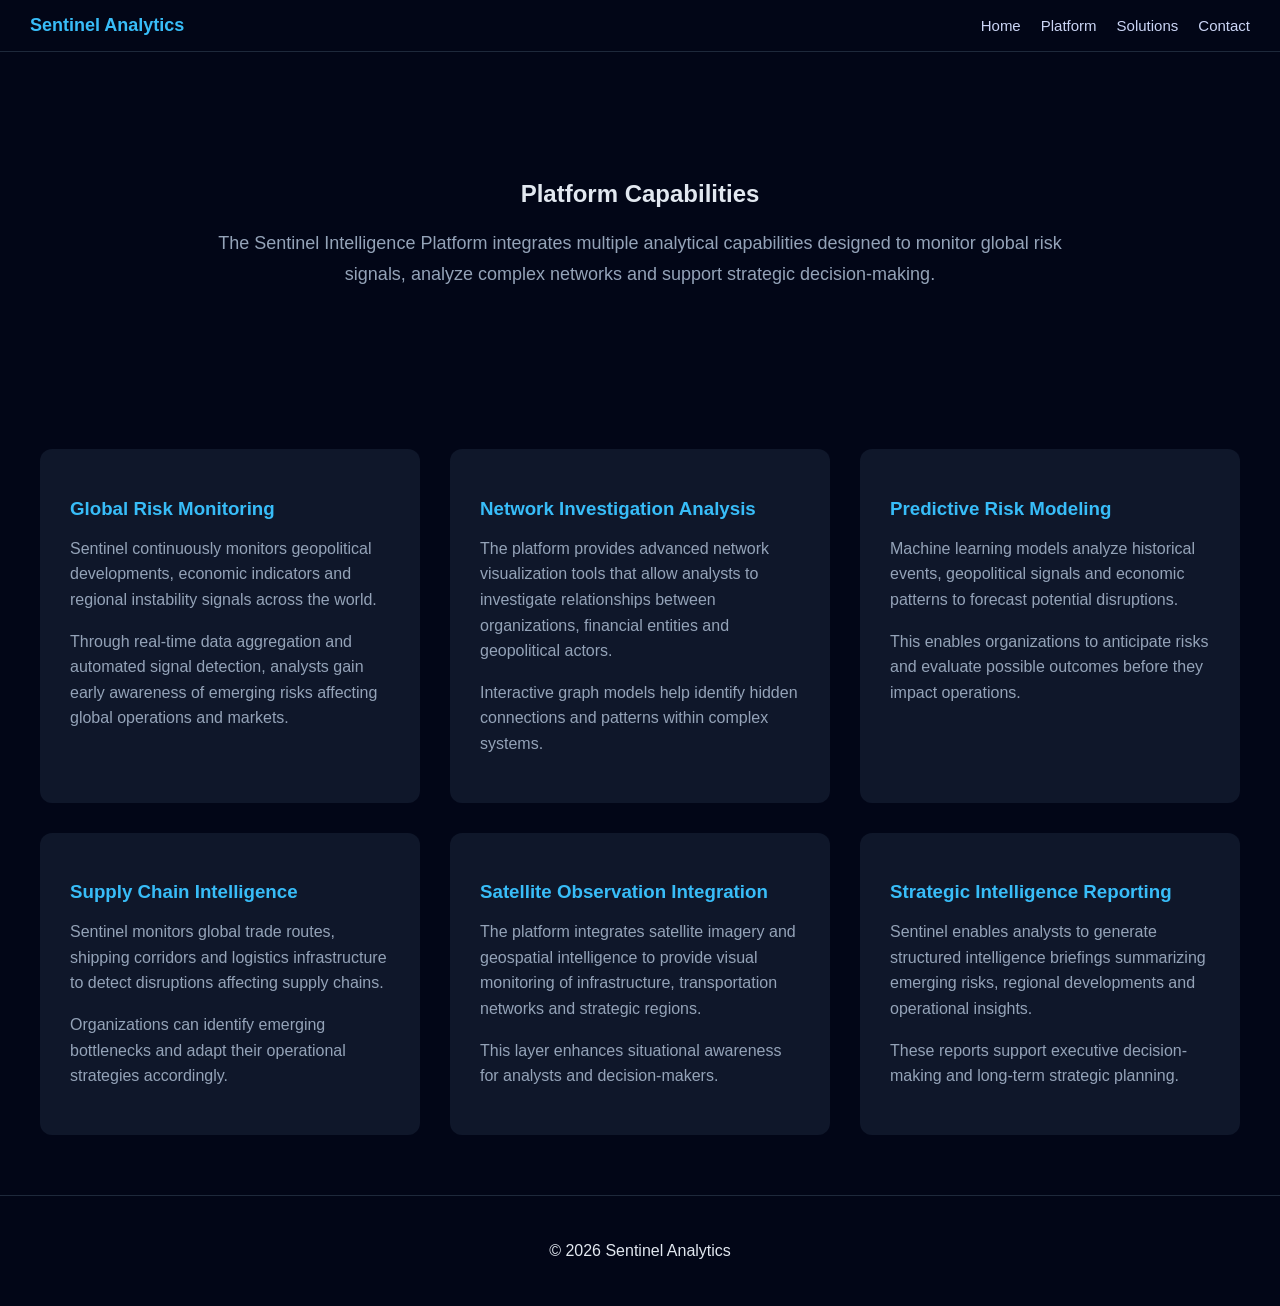
<file: case-studies.html>
<!DOCTYPE html>
<html>

<head>
    <title>Platform Capabilities</title>
    <link rel="stylesheet" href="css/style.css">
    <meta name="viewport" content="width=device-width, initial-scale=1.0">
</head>

<body>

    <nav class="navbar">

        <div class="logo">Sentinel Analytics</div>

        <ul class="nav-links">
            <li><a href="index.html">Home</a></li>
            <li><a href="platform.html">Platform</a></li>
            <li><a href="solutions.html">Solutions</a></li>
            <li><a href="contact.html">Contact</a></li>
        </ul>

    </nav>


    <section class="page-header">

        <h1>Platform Capabilities</h1>

        <p class="subtitle">
            The Sentinel Intelligence Platform integrates multiple analytical
            capabilities designed to monitor global risk signals, analyze
            complex networks and support strategic decision-making.
        </p>

    </section>



    <section class="capabilities-grid">

        <div class="capability-card">

            <h3>Global Risk Monitoring</h3>

            <p>
                Sentinel continuously monitors geopolitical developments, economic
                indicators and regional instability signals across the world.
            </p>

            <p>
                Through real-time data aggregation and automated signal detection,
                analysts gain early awareness of emerging risks affecting global
                operations and markets.
            </p>

        </div>



        <div class="capability-card">

            <h3>Network Investigation Analysis</h3>

            <p>
                The platform provides advanced network visualization tools that
                allow analysts to investigate relationships between organizations,
                financial entities and geopolitical actors.
            </p>

            <p>
                Interactive graph models help identify hidden connections and
                patterns within complex systems.
            </p>

        </div>



        <div class="capability-card">

            <h3>Predictive Risk Modeling</h3>

            <p>
                Machine learning models analyze historical events, geopolitical
                signals and economic patterns to forecast potential disruptions.
            </p>

            <p>
                This enables organizations to anticipate risks and evaluate
                possible outcomes before they impact operations.
            </p>

        </div>



        <div class="capability-card">

            <h3>Supply Chain Intelligence</h3>

            <p>
                Sentinel monitors global trade routes, shipping corridors and
                logistics infrastructure to detect disruptions affecting supply
                chains.
            </p>

            <p>
                Organizations can identify emerging bottlenecks and adapt their
                operational strategies accordingly.
            </p>

        </div>



        <div class="capability-card">

            <h3>Satellite Observation Integration</h3>

            <p>
                The platform integrates satellite imagery and geospatial
                intelligence to provide visual monitoring of infrastructure,
                transportation networks and strategic regions.
            </p>

            <p>
                This layer enhances situational awareness for analysts and
                decision-makers.
            </p>

        </div>



        <div class="capability-card">

            <h3>Strategic Intelligence Reporting</h3>

            <p>
                Sentinel enables analysts to generate structured intelligence
                briefings summarizing emerging risks, regional developments
                and operational insights.
            </p>

            <p>
                These reports support executive decision-making and long-term
                strategic planning.
            </p>

        </div>

    </section>

</body>

<footer>
    <p>© 2026 Sentinel Analytics</p>
</footer>
</html>
</file>
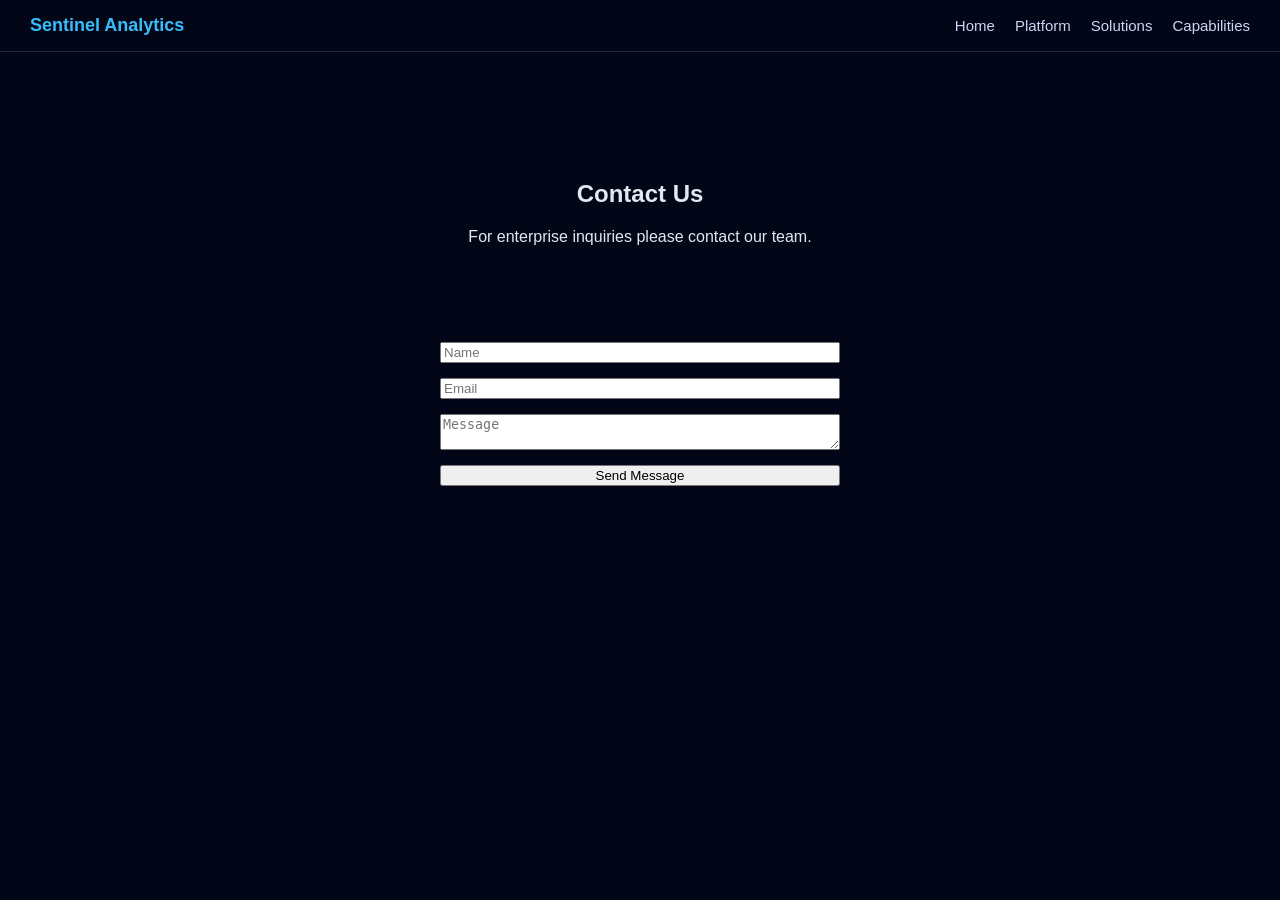
<file: contact.html>
<!DOCTYPE html>
<html>

<head>
    <title>Contact</title>
    <link rel="stylesheet" href="css/style.css">
    <meta name="viewport" content="width=device-width, initial-scale=1.0">
</head>

<body>

    <nav class="navbar">
    
        <div class="logo">Sentinel Analytics</div>
    
        <ul class="nav-links">
            <li><a href="index.html">Home</a></li>
            <li><a href="platform.html">Platform</a></li>
            <li><a href="solutions.html">Solutions</a></li>
            <li><a href="case-studies.html">Capabilities</a></li>
        </ul>  
    </nav>


    <section class="page-header">

        <h1>Contact Us</h1>

        <p>For enterprise inquiries please contact our team.</p>

    </section>


    <section class="contact">

        <input placeholder="Name">
        <input placeholder="Email">
        <textarea placeholder="Message"></textarea>

        <button>Send Message</button>

    </section>

    <script src="js/main.js"></script>

</body>

</html>
</file>
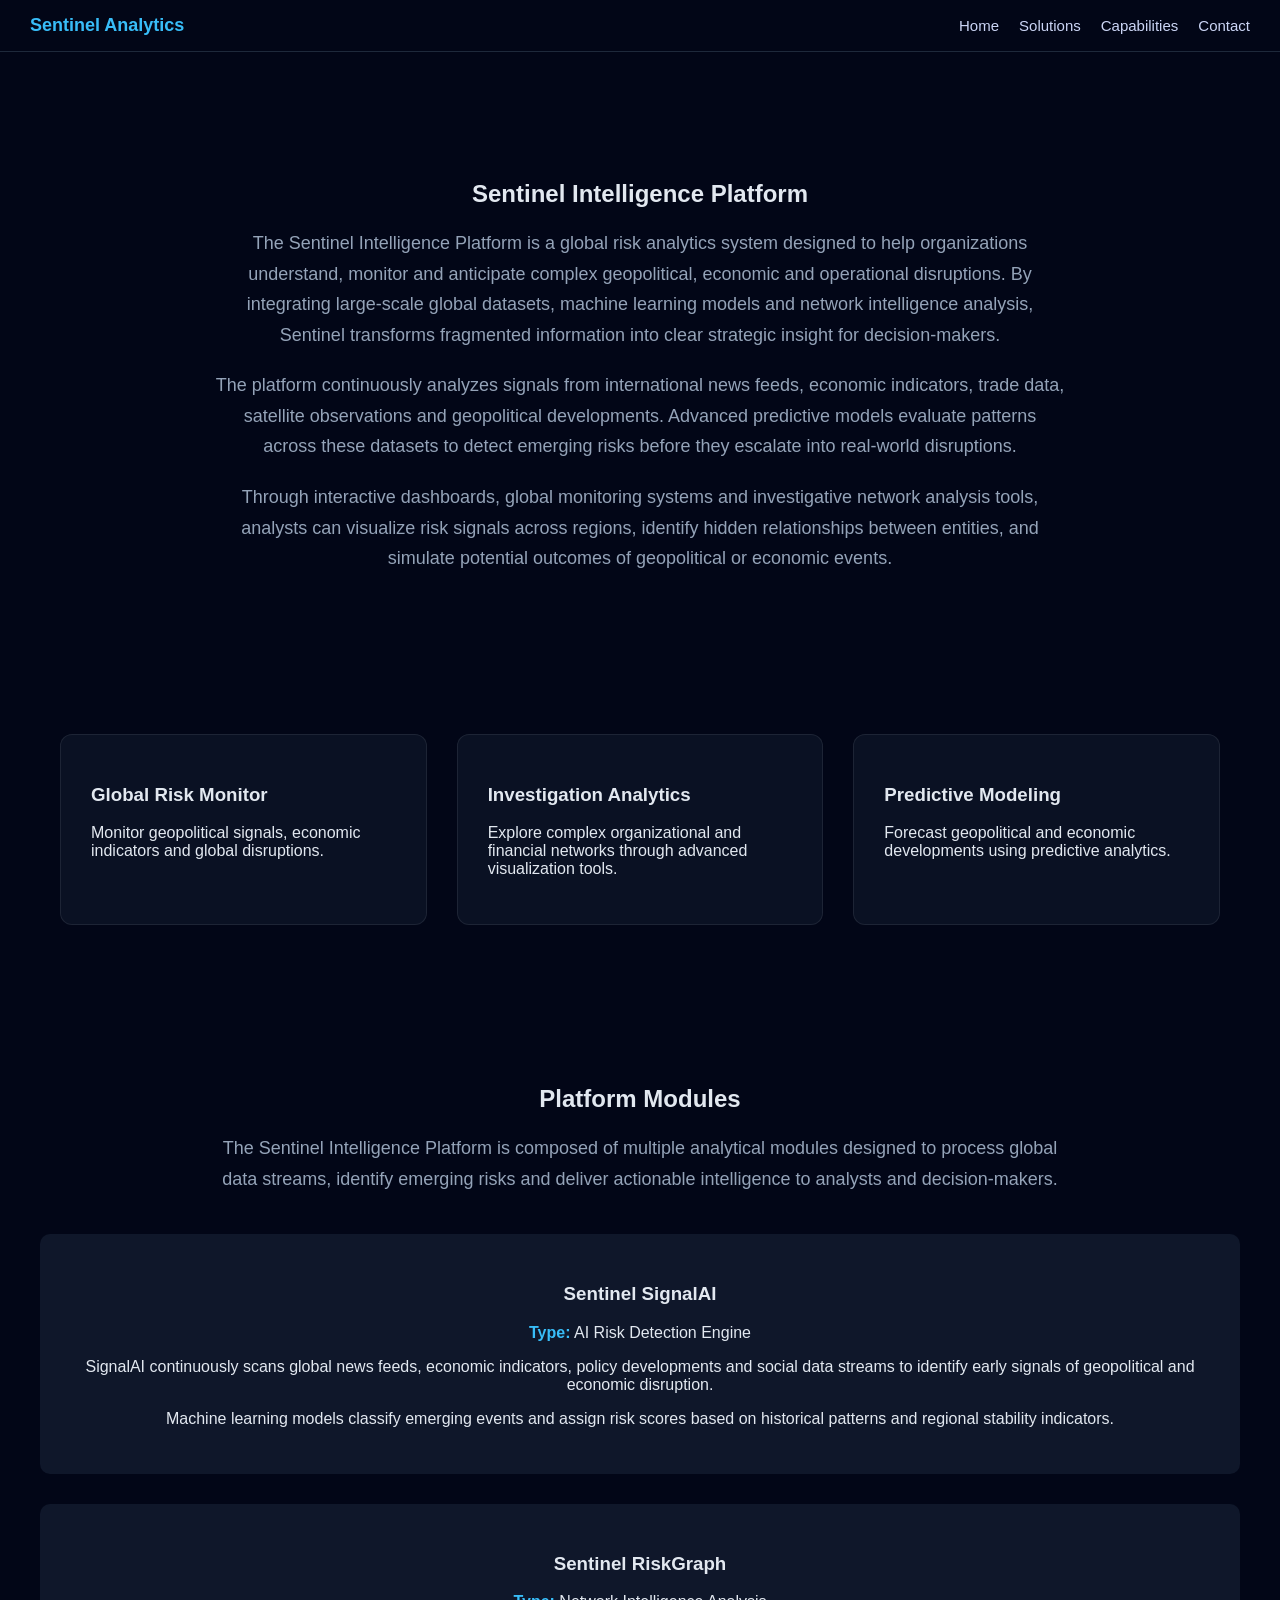
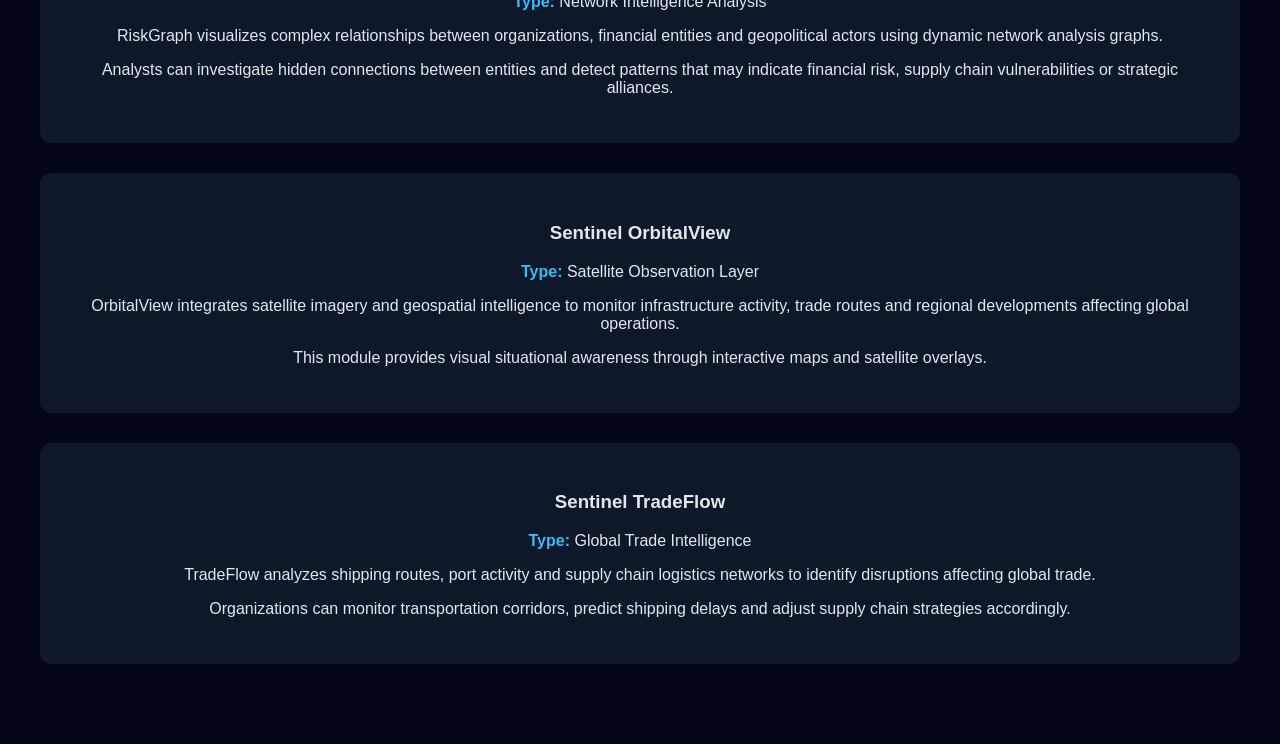
<file: platform.html>
<!DOCTYPE html>
<html>

<head>
    <title>Platform</title>
    <link rel="stylesheet" href="css/style.css">
    <meta name="viewport" content="width=device-width, initial-scale=1.0">
</head>

<body>

    <nav class="navbar">
    
        <div class="logo">Sentinel Analytics</div>
    
        <ul class="nav-links">
            <li><a href="index.html">Home</a></li>
            <li><a href="solutions.html">Solutions</a></li>
            <li><a href="case-studies.html">Capabilities</a></li>
            <li><a href="contact.html">Contact</a></li>
        </ul>  
    </nav>
    <section class="page-header">
    
        <h1>Sentinel Intelligence Platform</h1>
    
        <p class="subtitle">
    
            The Sentinel Intelligence Platform is a global risk analytics system designed to help organizations understand,
            monitor and anticipate complex geopolitical, economic and operational disruptions.
    
            By integrating large-scale global datasets, machine learning models and network intelligence analysis,
            Sentinel transforms fragmented information into clear strategic insight for decision-makers.
    
        </p>
    
        <p class="subtitle">
    
            The platform continuously analyzes signals from international news feeds, economic indicators,
            trade data, satellite observations and geopolitical developments. Advanced predictive models evaluate
            patterns across these datasets to detect emerging risks before they escalate into real-world disruptions.
    
        </p>
    
        <p class="subtitle">
    
            Through interactive dashboards, global monitoring systems and investigative network analysis tools,
            analysts can visualize risk signals across regions, identify hidden relationships between entities,
            and simulate potential outcomes of geopolitical or economic events.
    
        </p>
    
        </section>


    <section class="features reveal">

        <div class="feature">

            <h3>Global Risk Monitor</h3>

            <p>
                Monitor geopolitical signals, economic indicators and global disruptions.
            </p>

        </div>

        <div class="feature">

            <h3>Investigation Analytics</h3>

            <p>
                Explore complex organizational and financial networks through
                advanced visualization tools.
            </p>

        </div>

        <div class="feature">

            <h3>Predictive Modeling</h3>

            <p>
                Forecast geopolitical and economic developments using predictive analytics.
            </p>

        </div>

    </section>

    <script src="js/main.js"></script>

    <section class="modules-section">
    
        <h2>Platform Modules</h2>
    
        <p class="subtitle">
            The Sentinel Intelligence Platform is composed of multiple analytical modules
            designed to process global data streams, identify emerging risks and deliver
            actionable intelligence to analysts and decision-makers.
        </p>
    
        <div class="modules-grid">
    
            <div class="module-card">
    
                <h3>Sentinel SignalAI</h3>
    
                <p><strong>Type:</strong> AI Risk Detection Engine</p>
    
                <p>
                    SignalAI continuously scans global news feeds, economic indicators,
                    policy developments and social data streams to identify early signals
                    of geopolitical and economic disruption.
                </p>
    
                <p>
                    Machine learning models classify emerging events and assign risk scores
                    based on historical patterns and regional stability indicators.
                </p>
    
            </div>
    
    
            <div class="module-card">
    
                <h3>Sentinel RiskGraph</h3>
    
                <p><strong>Type:</strong> Network Intelligence Analysis</p>
    
                <p>
                    RiskGraph visualizes complex relationships between organizations,
                    financial entities and geopolitical actors using dynamic network
                    analysis graphs.
                </p>
    
                <p>
                    Analysts can investigate hidden connections between entities and
                    detect patterns that may indicate financial risk, supply chain
                    vulnerabilities or strategic alliances.
                </p>
    
            </div>
    
    
            <div class="module-card">
                <h3>Sentinel OrbitalView</h3>
    
                <p><strong>Type:</strong> Satellite Observation Layer</p>
    
                <p>
                    OrbitalView integrates satellite imagery and geospatial intelligence
                    to monitor infrastructure activity, trade routes and regional
                    developments affecting global operations.
                </p>
    
                <p>
                    This module provides visual situational awareness through interactive
                    maps and satellite overlays.
                </p>
    
            </div>
    
    
            <div class="module-card">
    
                <h3>Sentinel TradeFlow</h3>
    
                <p><strong>Type:</strong> Global Trade Intelligence</p>
    
                <p>
                    TradeFlow analyzes shipping routes, port activity and supply chain
                    logistics networks to identify disruptions affecting global trade.
                </p>
    
                <p>
                    Organizations can monitor transportation corridors, predict shipping
                    delays and adjust supply chain strategies accordingly.
                </p>
    
            </div>
    
        </div>
    
    </section>

</body>

</html>
</file>
<file: css/style.css>
body {
    margin: 0;
    font-family: 'Inter', sans-serif;
    background: #020617;
    color: #e2e8f0;

    padding-top: 80px;
}

/* NAVBAR */

nav {
    display: flex;
    justify-content: space-between;
    align-items: center;
    padding: 20px 60px;
    background: #020617;
    border-bottom: 1px solid #1e293b;
}

nav ul {
    display: flex;
    gap: 30px;
    list-style: none;
}

nav a {
    color: #e2e8f0;
    text-decoration: none;
    font-weight: 500;
}

.logo {
    font-size: 20px;
    font-weight: 600;
    color: #38bdf8;
}


/* HERO */

.hero {
    display: flex;
    align-items: center;
    justify-content: center;
    text-align: center;
    height: 80vh;
    padding: 0 20px;
}

.hero h1 {
    font-size: 64px;
    margin-bottom: 20px;
}

.hero p {
    font-size: 18px;
    max-width: 600px;
    margin: auto;
    margin-bottom: 30px;
    color: #94a3b8;
}

.cta {
    background: #38bdf8;
    color: black;
    padding: 14px 28px;
    border-radius: 6px;
    text-decoration: none;
    font-weight: 600;
}


/* SECTIONS */

.section-title {
    text-align: center;
    font-size: 36px;
    margin-top: 80px;
}


/* PRODUCT CARDS */

.product-showcase {
    display: flex;
    justify-content: center;
    gap: 40px;
    padding: 60px;
    flex-wrap: wrap;
}

.product-card {
    background: #0f172a;
    border-radius: 10px;
    padding: 20px;
    width: 280px;
    transition: 0.3s;
}

.product-card img {
    width: 100%;
    border-radius: 8px;
}

.product-card:hover {
    transform: translateY(-8px);
    box-shadow: 0 15px 40px rgba(0, 0, 0, 0.5);   }




/* glowing grid background */


.grid-background {
    position: fixed;
    top: 0;
    left: 0;
    width: 100%;
    height: 100%;
    background-image:
        linear-gradient(rgba(56, 189, 248, 0.1) 1px, transparent 1px),
        linear-gradient(90deg, rgba(56, 189, 248, 0.1) 1px, transparent 1px);
    background-size: 60px 60px;
    z-index: -2;
}




/* floating navbar */
                .navbar {
                    position: fixed;
                    top: 0;
                    left: 0;
                    width: 100%;
        
                    display: flex;
                    justify-content: space-between;
                    align-items: center;
        
                    padding: 15px 30px;
                    box-sizing: border-box;
        
                    background: #020617;
                    z-index: 1000;
                }
        
                .logo {
                    color: #38bdf8;
                    font-weight: 600;
                    font-size: 18px;
                }
        
                .nav-links {
                    display: flex;
                    gap: 20px;
                    list-style: none;
                    margin: 0;
                    padding: 0;
                }
        
                .nav-links a {
                    text-decoration: none;
                    color: #cbd5f5;
                    font-size: 15px;
                    transition: 0.2s;
                }
        
                .nav-links a:hover {
                    color: #38bdf8;           }
    
        body {
            padding-top: 80px;       }


/* hero */


.hero {
    text-align: center;
    padding: 140px 20px;
    background: linear-gradient(270deg, #020617, #0f172a, #020617);
    background-size: 600% 600%;
    animation: gradientMove 15s ease infinite;
}


.hero h1 {
    font-size: 60px;
    text-shadow: 0 0 20px rgba(56, 189, 248, 0.6);
}


.cta {
    background: #38bdf8;
    color: black;
    padding: 14px 28px;
    border-radius: 6px;
    text-decoration: none;
}




/* scrolling product showcase */


.product-showcase {
    overflow: hidden;
    padding: 80px 0;
    text-align: center;
}


.product-track {
    display: flex;
    gap: 40px;
    animation: scroll 25s linear infinite;
}


.product-card {
    background: rgba(15, 23, 42, 0.7);
    border-radius: 12px;
    padding: 20px;
    width: 300px;
    transition: 0.3s;
}


.product-card img {
    width: 100%;
    height: 160px;
    object-fit: cover;
    border-radius: 8px;
}


.product-card:hover {
    transform: scale(1.05);
    box-shadow: 0 20px 40px rgba(0, 0, 0, 0.6);
}




/* glass cards */


.features {
    display: grid;
    grid-template-columns: repeat(auto-fit, minmax(250px, 1fr));
    gap: 30px;
    padding: 60px;
}


.feature {
    background: rgba(15, 23, 42, 0.7);
    backdrop-filter: blur(10px);
    border: 1px solid rgba(255, 255, 255, 0.08);
    padding: 30px;
    border-radius: 12px;
}




.page-header {
    text-align: center;
    padding: 80px 20px;
}


.contact {
    display: flex;
    flex-direction: column;
    max-width: 400px;
    margin: auto;
    gap: 15px;
}


footer {
    text-align: center;
    padding: 30px;
    border-top: 1px solid #1e293b;
}




@keyframes gradientMove {
    0% {
        background-position: 0% 50%;
    }


    50% {
        background-position: 100% 50%;
    }


    100% {
        background-position: 0% 50%;
    }
}


@keyframes scroll {
    0% {
        transform: translateX(0);
    }


    100% {
        transform: translateX(-50%);
    }
}




/* reveal animation */


.reveal {
    opacity: 0;
    transform: translateY(40px);
    transition: 1s;
}


.reveal.active {
    opacity: 1;
    transform: translateY(0);
}


.hero {
    position: relative;
    height: 90vh;
    display: flex;
    align-items: center;
    justify-content: center;
    text-align: center;
    overflow: hidden;
}

#globe {
    position: absolute;
    top: 0;
    left: 0;
    width: 100%;
    height: 100%;
    z-index: -1;
}

.hero-content {
    max-width: 700px;
    z-index: 2;
}

.hero h1 {
    font-size: 60px;
    text-shadow: 0 0 25px rgba(56, 189, 248, 0.7);
}
img {
    max-width: 100%;
    height: auto;   }

        .subtitle {
            color: #94a3b8;
            max-width: 600px;
            margin: auto;
            margin-top: 10px;
        }
    
        .solutions-grid {
            display: grid;
            grid-template-columns: repeat(auto-fit, minmax(260px, 1fr));
            gap: 30px;
            padding: 60px;
            max-width: 1200px;
            margin: auto;
        }
    
        .solution-card {
            background: #0f172a;
            padding: 30px;
            border-radius: 10px;
            transition: 0.3s;
        }
    
        .solution-card:hover {
            transform: translateY(-6px);
            box-shadow: 0 20px 40px rgba(0, 0, 0, 0.6);       }

                         .capabilities-grid {
                             display: grid;
                             grid-template-columns: repeat(auto-fit, minmax(300px, 1fr));
                             gap: 30px;
                             max-width: 1200px;
                             margin: auto;
                             padding: 60px 20px;
                         }
            
                         .capability-card {
                             background: #0f172a;
                             padding: 30px;
                             border-radius: 12px;
                             transition: 0.3s;
                         }
            
                         .capability-card:hover {
                             transform: translateY(-6px);
                             box-shadow: 0 20px 40px rgba(0, 0, 0, 0.6);
                         }
            
                         .capability-card h3 {
                             color: #38bdf8;
                             margin-bottom: 10px;
                         }
            
                         .capability-card p {
                             color: #94a3b8;
                             line-height: 1.6;               }
         .subtitle {
             color: #94a3b8;
             max-width: 850px;
             margin: 20px auto;
             line-height: 1.7;
             font-size: 18px;               }
        .solution-card strong {
             color: #38bdf8;               }

        .modules-section {
              padding: 80px 20px;
              text-align: center;
                         }
            
        .modules-grid {
              display: grid;
              grid-template-columns: repeat(auto-fit, m  (260px, 1fr));
              gap: 30px;
              max-width: 1200px;
              margin: auto;
              margin-top: 40px;
                         }
            
         .module-card {
             background: #0f172a;
             padding: 30px;
             border-radius: 10px;
             transition: 0.3s;
                         }
            
         .module-card:hover {
             transform: translateY(-6px);
             box-shadow: 0 20px 40px rgba(0, 0, 0, 0.6);
         }
            
         .module-card strong {
             color: #38bdf8;               }

/* MOBILE RESPONSIVE FIX */

@media (max-width: 768px) {

.features{
grid-template-columns:1fr;
padding:30px 20px;
}

.feature{
padding:20px;
}

.hero h1{
font-size:32px;
}

.hero p{
font-size:16px;
}

.nav-links{
gap:12px;
font-size:14px;
}

}

.container{
width:90%;
max-width:1200px;
margin:auto;
}
</file>
